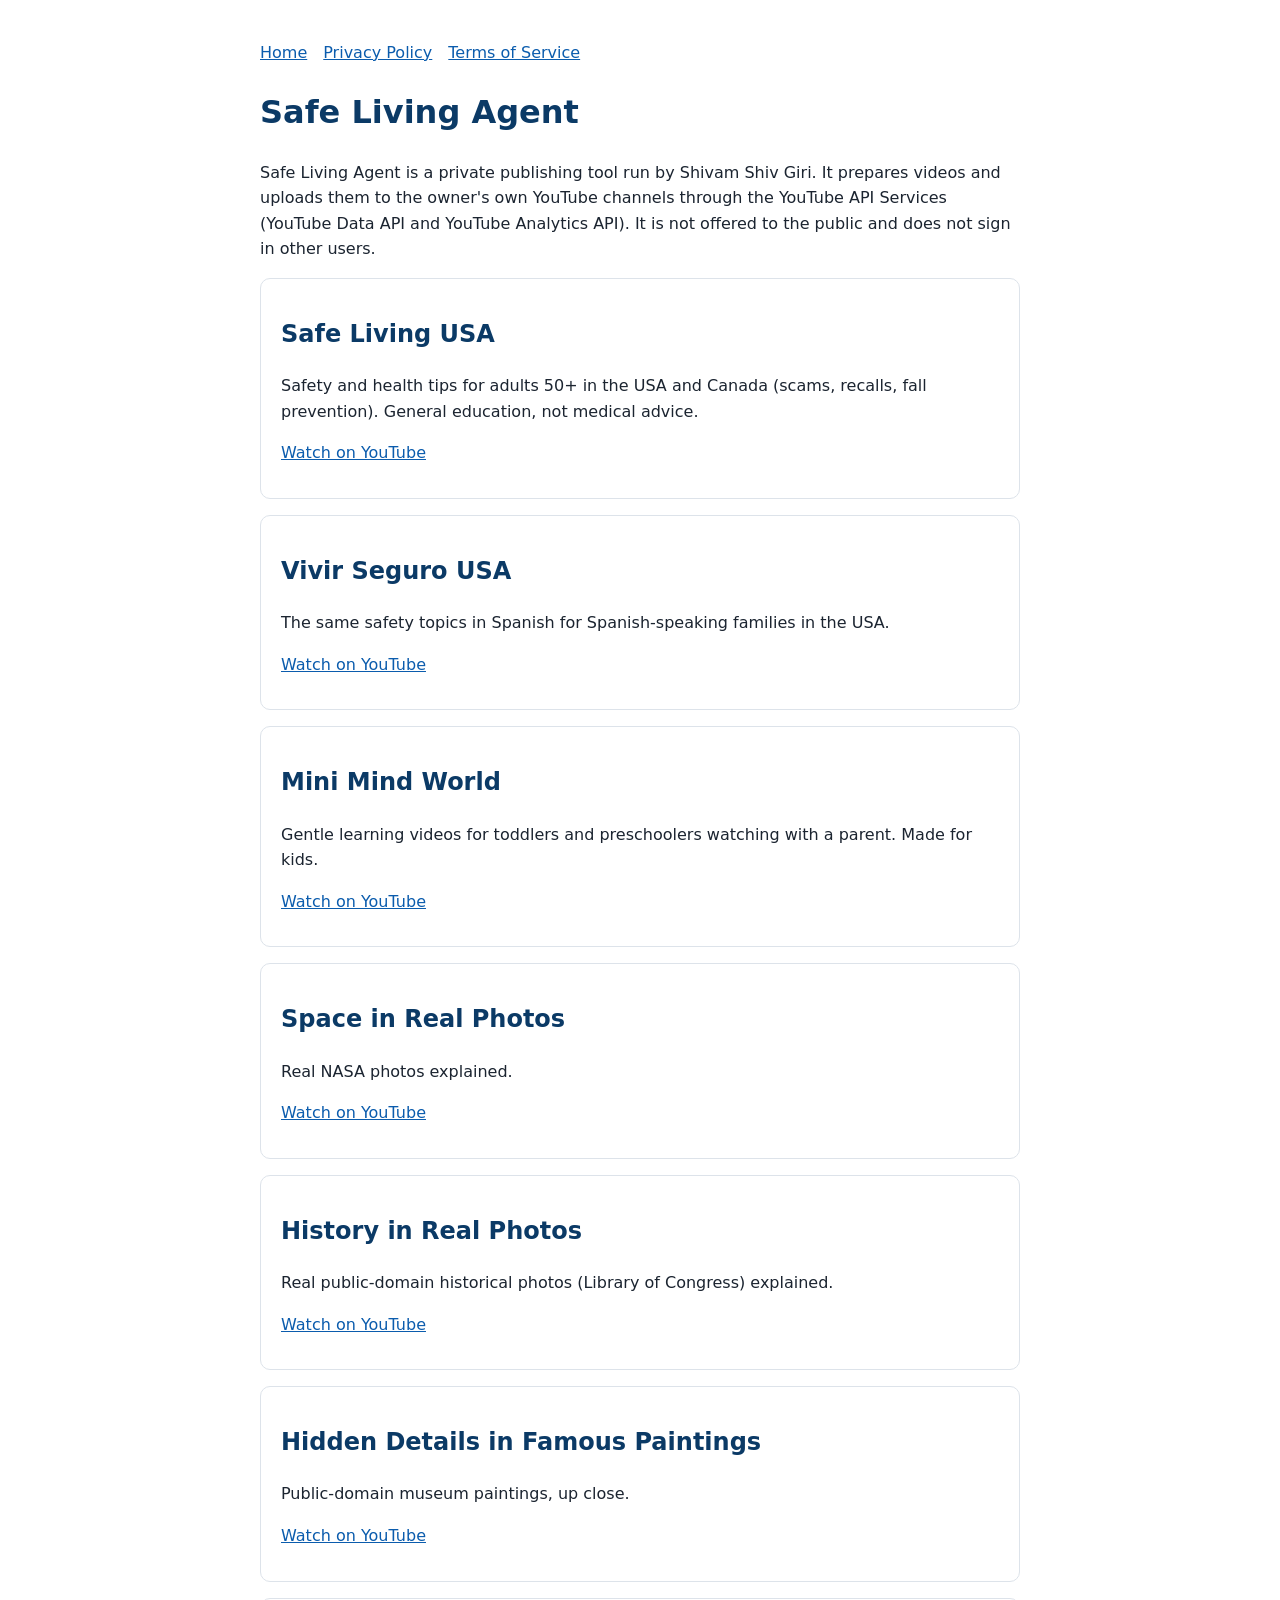
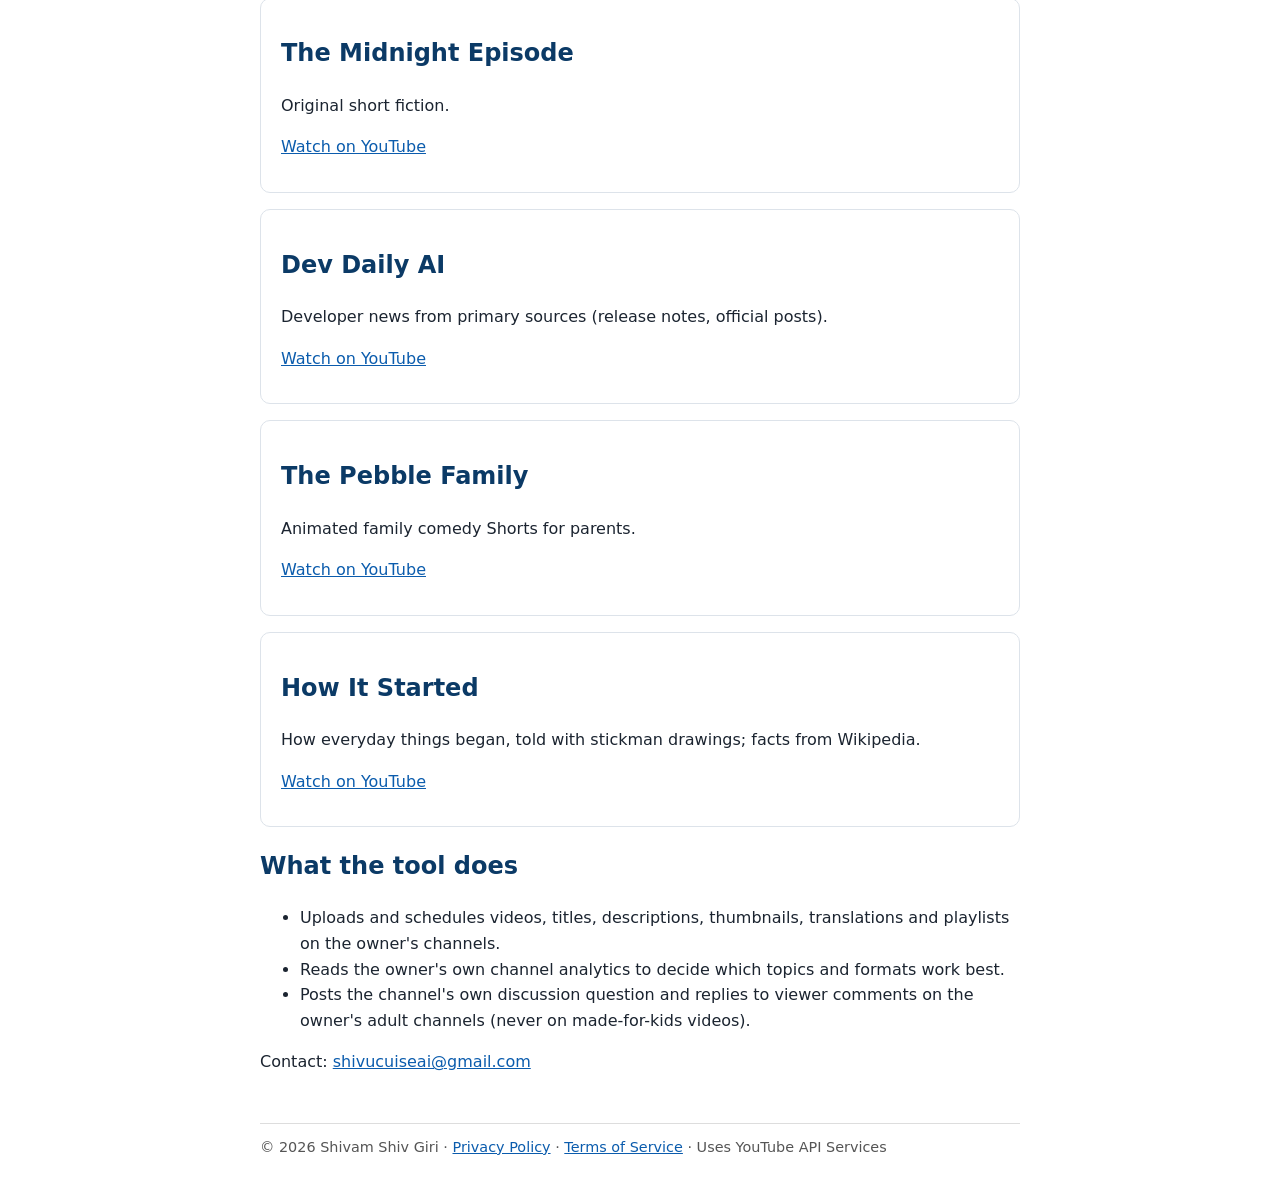
<file: index.html>
<!doctype html>
<html lang="en"><head><meta charset="utf-8"><meta name="viewport" content="width=device-width,initial-scale=1">
<title>Safe Living Agent</title><link rel="stylesheet" href="style.css">
<meta name="description" content="Safe Living Agent is the private publishing tool behind ten YouTube channels owned by Shivam Shiv Giri."></head>
<body>
<nav><a href="index.html">Home</a><a href="privacy.html">Privacy Policy</a><a href="terms.html">Terms of Service</a></nav>
<h1>Safe Living Agent</h1>
<p>Safe Living Agent is a private publishing tool run by Shivam Shiv Giri. It prepares videos and uploads them to the owner's own
YouTube channels through the YouTube API Services (YouTube Data API and YouTube Analytics API). It is not offered to the public and does not sign in other users.</p>
<div class="card"><h2>Safe Living USA</h2><p>Safety and health tips for adults 50+ in the USA and Canada (scams, recalls, fall prevention). General education, not medical advice.</p><p><a href="https://www.youtube.com/channel/UC1opSoK6bFLAIZbjrNSzUaw">Watch on YouTube</a></p></div>
<div class="card"><h2>Vivir Seguro USA</h2><p>The same safety topics in Spanish for Spanish-speaking families in the USA.</p><p><a href="https://www.youtube.com/channel/UCUpAH3N-xAPwjLRYslncIjA">Watch on YouTube</a></p></div>
<div class="card"><h2>Mini Mind World</h2><p>Gentle learning videos for toddlers and preschoolers watching with a parent. Made for kids.</p><p><a href="https://www.youtube.com/channel/UCe86AjGObTufDc0zaT3oQeg">Watch on YouTube</a></p></div>
<div class="card"><h2>Space in Real Photos</h2><p>Real NASA photos explained.</p><p><a href="https://www.youtube.com/channel/UCFB7Jd5t0lLfyFacXGENS-Q">Watch on YouTube</a></p></div>
<div class="card"><h2>History in Real Photos</h2><p>Real public-domain historical photos (Library of Congress) explained.</p><p><a href="https://www.youtube.com/channel/UC-um1UNap8RycFtLIWs3-2g">Watch on YouTube</a></p></div>
<div class="card"><h2>Hidden Details in Famous Paintings</h2><p>Public-domain museum paintings, up close.</p><p><a href="https://www.youtube.com/channel/UCdMF3VWhnMm_2O0T2yhlcDg">Watch on YouTube</a></p></div>
<div class="card"><h2>The Midnight Episode</h2><p>Original short fiction.</p><p><a href="https://www.youtube.com/channel/UCVScCabmetwMSCm6SqTUe-Q">Watch on YouTube</a></p></div>
<div class="card"><h2>Dev Daily AI</h2><p>Developer news from primary sources (release notes, official posts).</p><p><a href="https://www.youtube.com/channel/UCtHFsm6Koz1G9DJH5HHo30A">Watch on YouTube</a></p></div>
<div class="card"><h2>The Pebble Family</h2><p>Animated family comedy Shorts for parents.</p><p><a href="https://www.youtube.com/channel/UCF5g0uS4NpOrb_9fj-85wXg">Watch on YouTube</a></p></div>
<div class="card"><h2>How It Started</h2><p>How everyday things began, told with stickman drawings; facts from Wikipedia.</p><p><a href="https://www.youtube.com/channel/UCNXdTjMrYZI9xNfB2EfowRA">Watch on YouTube</a></p></div>
<h2>What the tool does</h2>
<ul>
<li>Uploads and schedules videos, titles, descriptions, thumbnails, translations and playlists on the owner's channels.</li>
<li>Reads the owner's own channel analytics to decide which topics and formats work best.</li>
<li>Posts the channel's own discussion question and replies to viewer comments on the owner's adult channels (never on made-for-kids videos).</li>
</ul>
<p>Contact: <a href="mailto:shivucuiseai@gmail.com">shivucuiseai@gmail.com</a></p>
<footer>&copy; 2026 Shivam Shiv Giri &middot; <a href="privacy.html">Privacy Policy</a> &middot; <a href="terms.html">Terms of Service</a> &middot; Uses YouTube API Services</footer>
</body></html>
</file>
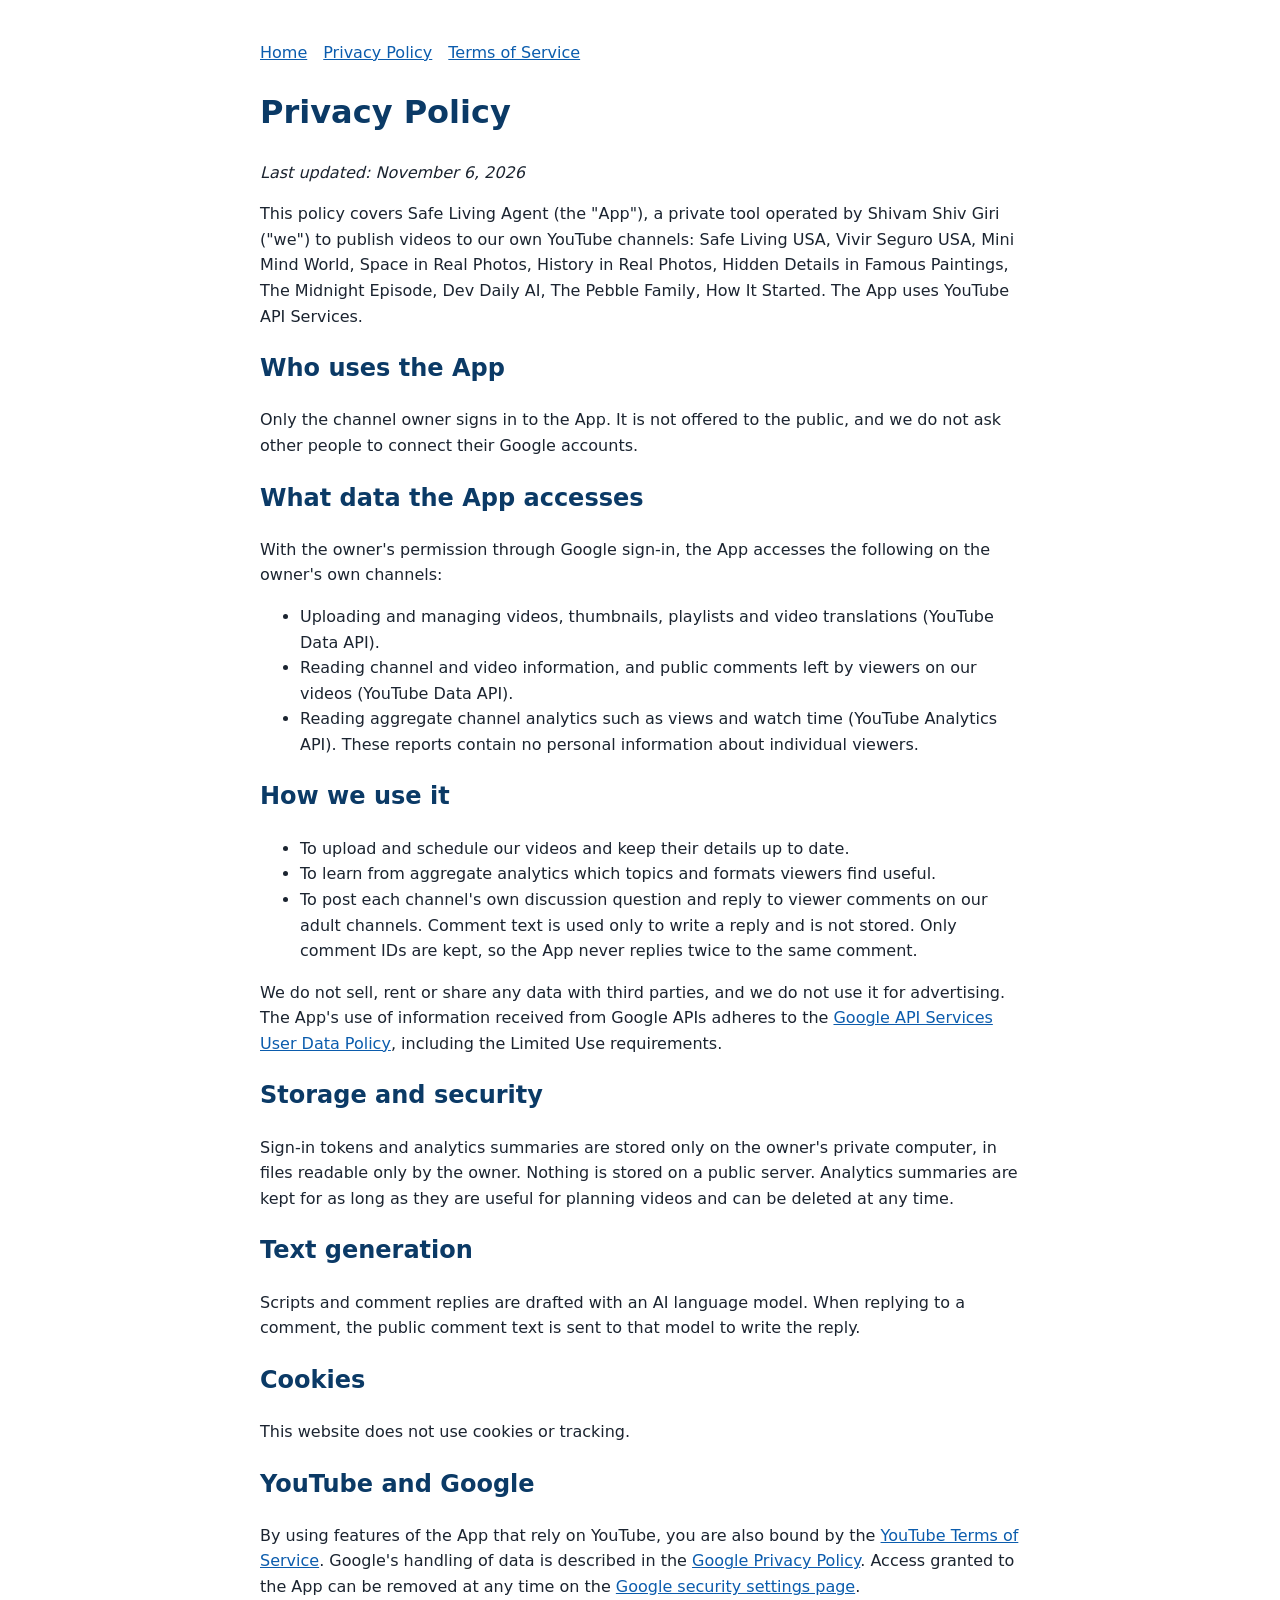
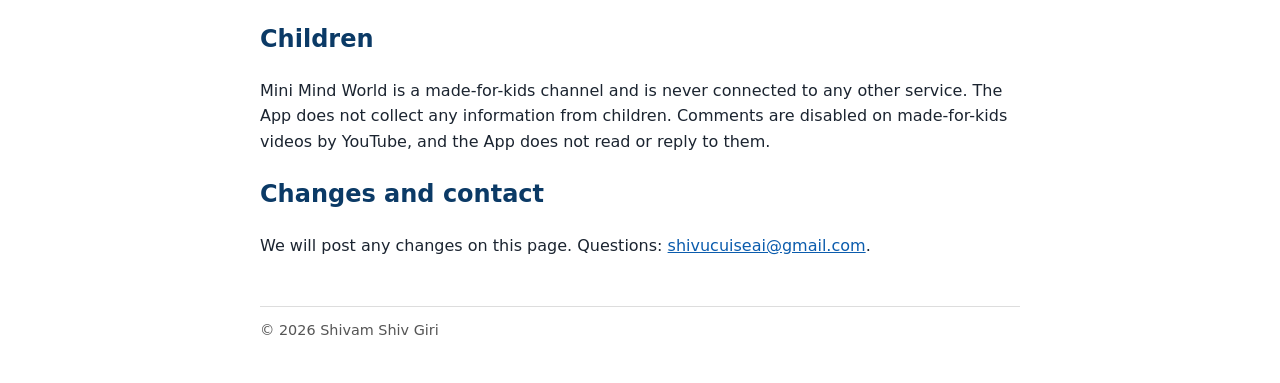
<file: privacy.html>
<!doctype html>
<html lang="en"><head><meta charset="utf-8"><meta name="viewport" content="width=device-width,initial-scale=1">
<title>Privacy Policy - Safe Living Agent</title><link rel="stylesheet" href="style.css"></head>
<body>
<nav><a href="index.html">Home</a><a href="privacy.html">Privacy Policy</a><a href="terms.html">Terms of Service</a></nav>
<h1>Privacy Policy</h1>
<p><em>Last updated: November 6, 2026</em></p>
<p>This policy covers Safe Living Agent (the "App"), a private tool operated by Shivam Shiv Giri ("we") to publish videos to our own
YouTube channels: Safe Living USA, Vivir Seguro USA, Mini Mind World, Space in Real Photos, History in Real Photos, Hidden Details in Famous Paintings, The Midnight Episode, Dev Daily AI, The Pebble Family, How It Started. The App uses YouTube API Services.</p>

<h2>Who uses the App</h2>
<p>Only the channel owner signs in to the App. It is not offered to the public, and we do not ask other people to connect their Google accounts.</p>

<h2>What data the App accesses</h2>
<p>With the owner's permission through Google sign-in, the App accesses the following on the owner's own channels:</p>
<ul>
<li>Uploading and managing videos, thumbnails, playlists and video translations (YouTube Data API).</li>
<li>Reading channel and video information, and public comments left by viewers on our videos (YouTube Data API).</li>
<li>Reading aggregate channel analytics such as views and watch time (YouTube Analytics API). These reports contain no personal information about individual viewers.</li>
</ul>

<h2>How we use it</h2>
<ul>
<li>To upload and schedule our videos and keep their details up to date.</li>
<li>To learn from aggregate analytics which topics and formats viewers find useful.</li>
<li>To post each channel's own discussion question and reply to viewer comments on our adult channels. Comment text is used only to write a reply and is not stored. Only comment IDs are kept, so the App never replies twice to the same comment.</li>
</ul>
<p>We do not sell, rent or share any data with third parties, and we do not use it for advertising. The App's use of information received from
Google APIs adheres to the <a href="https://developers.google.com/terms/api-services-user-data-policy">Google API Services User Data Policy</a>, including the Limited Use requirements.</p>

<h2>Storage and security</h2>
<p>Sign-in tokens and analytics summaries are stored only on the owner's private computer, in files readable only by the owner. Nothing is stored on a public server.
Analytics summaries are kept for as long as they are useful for planning videos and can be deleted at any time.</p>

<h2>Text generation</h2>
<p>Scripts and comment replies are drafted with an AI language model. When replying to a comment, the public comment text is sent to that model to write the reply.</p>

<h2>Cookies</h2>
<p>This website does not use cookies or tracking.</p>

<h2>YouTube and Google</h2>
<p>By using features of the App that rely on YouTube, you are also bound by the <a href="https://www.youtube.com/t/terms">YouTube Terms of Service</a>.
Google's handling of data is described in the <a href="https://policies.google.com/privacy">Google Privacy Policy</a>.
Access granted to the App can be removed at any time on the <a href="https://myaccount.google.com/permissions">Google security settings page</a>.</p>

<h2>Children</h2>
<p>Mini Mind World is a made-for-kids channel and is never connected to any other service. The App does not collect any information from children. Comments are disabled on made-for-kids videos by YouTube, and the App does not read or reply to them.</p>

<h2>Changes and contact</h2>
<p>We will post any changes on this page. Questions: <a href="mailto:shivucuiseai@gmail.com">shivucuiseai@gmail.com</a>.</p>
<footer>&copy; 2026 Shivam Shiv Giri</footer>
</body></html>
</file>
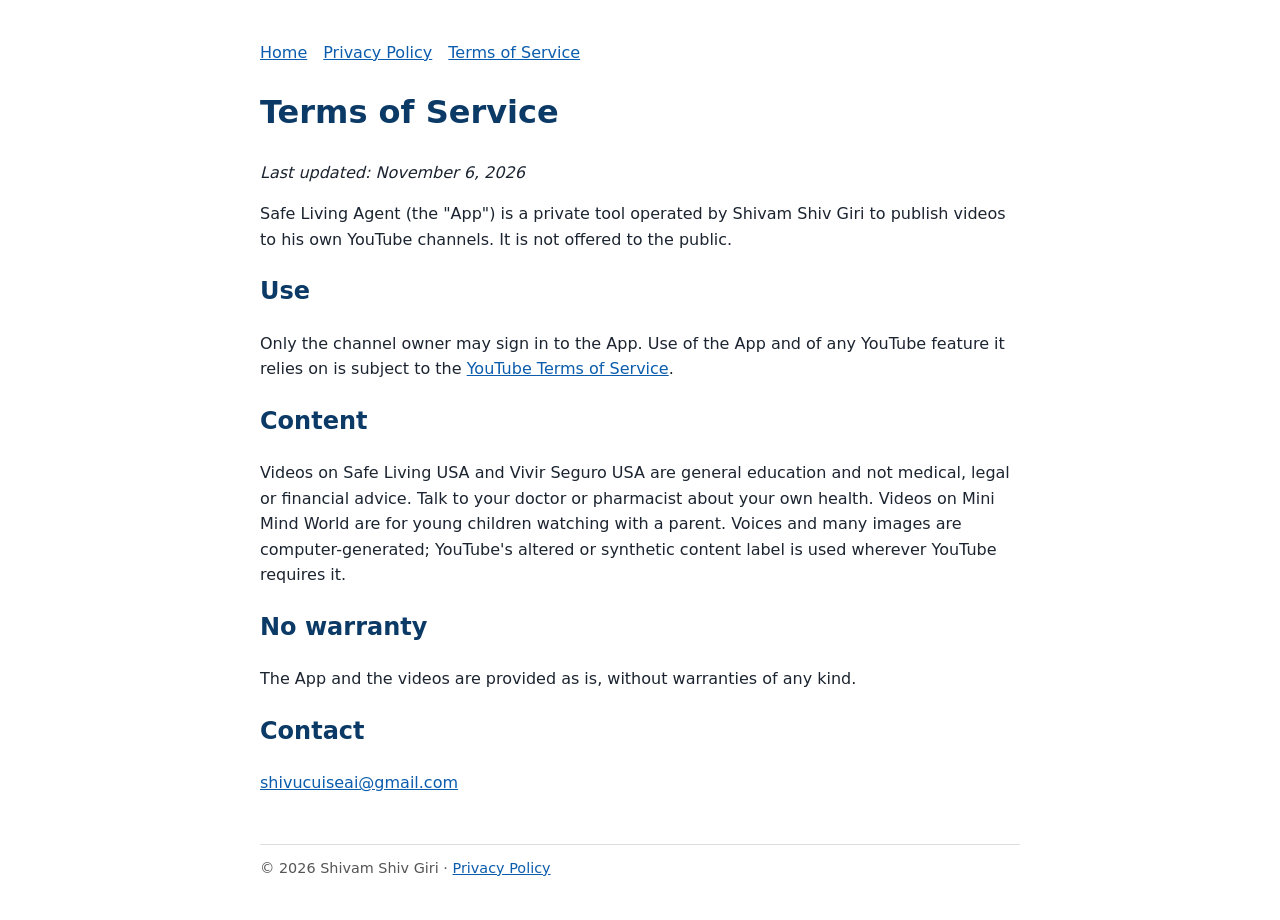
<file: terms.html>
<!doctype html>
<html lang="en"><head><meta charset="utf-8"><meta name="viewport" content="width=device-width,initial-scale=1">
<title>Terms of Service - Safe Living Agent</title><link rel="stylesheet" href="style.css"></head>
<body>
<nav><a href="index.html">Home</a><a href="privacy.html">Privacy Policy</a><a href="terms.html">Terms of Service</a></nav>
<h1>Terms of Service</h1>
<p><em>Last updated: November 6, 2026</em></p>
<p>Safe Living Agent (the "App") is a private tool operated by Shivam Shiv Giri to publish videos to his own YouTube channels. It is not offered to the public.</p>
<h2>Use</h2>
<p>Only the channel owner may sign in to the App. Use of the App and of any YouTube feature it relies on is subject to the
<a href="https://www.youtube.com/t/terms">YouTube Terms of Service</a>.</p>
<h2>Content</h2>
<p>Videos on Safe Living USA and Vivir Seguro USA are general education and not medical, legal or financial advice. Talk to your doctor or pharmacist about your own health.
Videos on Mini Mind World are for young children watching with a parent. Voices and many images are computer-generated; YouTube's altered or synthetic content label is used wherever YouTube requires it.</p>
<h2>No warranty</h2>
<p>The App and the videos are provided as is, without warranties of any kind.</p>
<h2>Contact</h2>
<p><a href="mailto:shivucuiseai@gmail.com">shivucuiseai@gmail.com</a></p>
<footer>&copy; 2026 Shivam Shiv Giri &middot; <a href="privacy.html">Privacy Policy</a></footer>
</body></html>
</file>
<file: style.css>
body{font-family:system-ui,-apple-system,Segoe UI,Roboto,sans-serif;max-width:760px;margin:40px auto;padding:0 20px;line-height:1.6;color:#1b2430}
h1,h2{color:#0b3a66}a{color:#0b5cad}nav a{margin-right:16px}footer{margin-top:48px;font-size:.9em;color:#555;border-top:1px solid #ddd;padding-top:12px}
.card{border:1px solid #dde3ea;border-radius:10px;padding:16px 20px;margin:16px 0}
</file>
